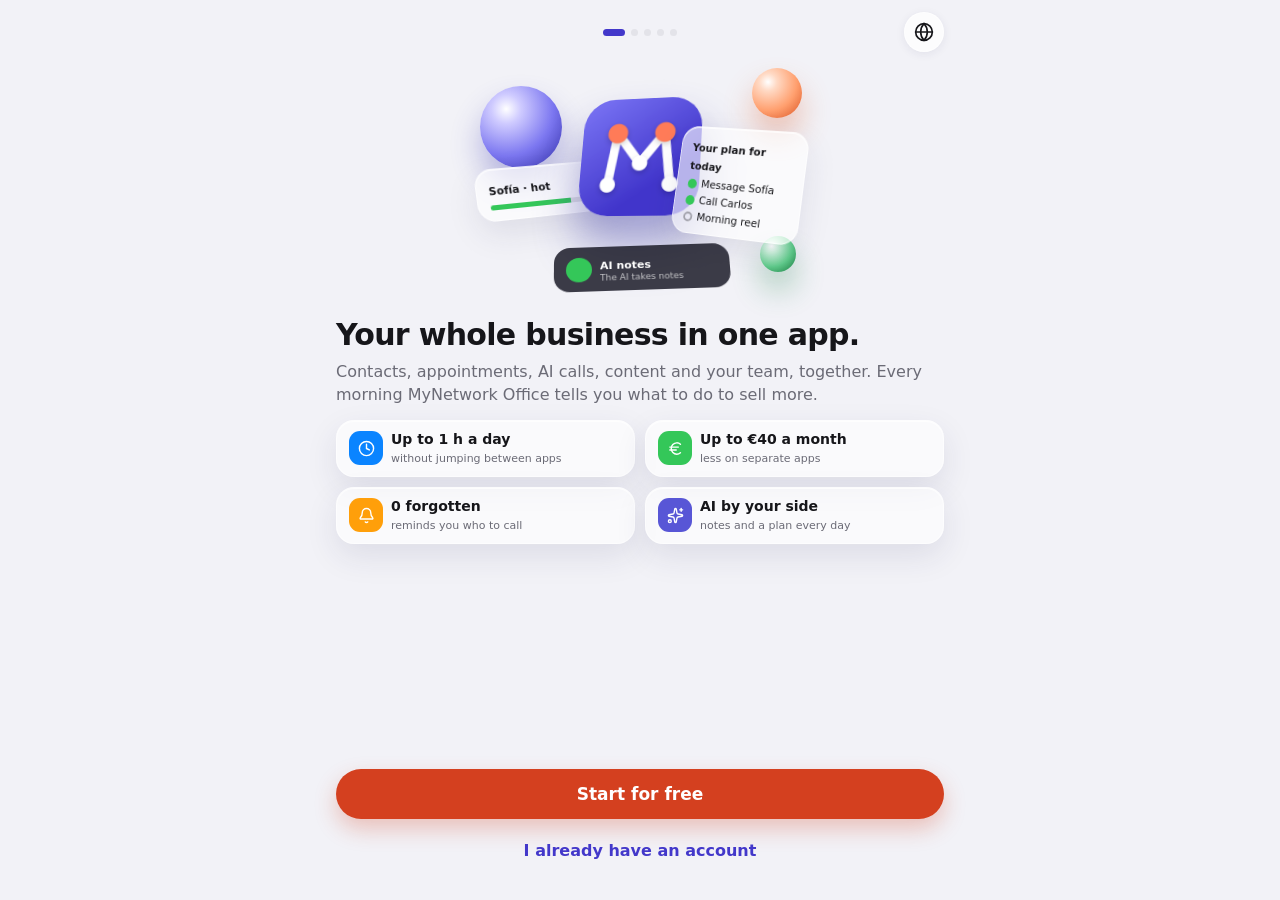
<file: index.html>
<!doctype html>
<html lang="de">
  <head>
    <meta charset="UTF-8" />
    <meta name="viewport" content="width=device-width, initial-scale=1, viewport-fit=cover" />
    <meta name="theme-color" content="#4338CA" />
    <meta name="apple-mobile-web-app-capable" content="yes" />
    <meta name="mobile-web-app-capable" content="yes" />
    <meta name="apple-mobile-web-app-status-bar-style" content="default" />
    <meta name="apple-mobile-web-app-title" content="MyNetwork" />
    <link rel="manifest" href="manifest.webmanifest" />
    <link rel="icon" type="image/png" href="icons/icon-192.png" />
    <link rel="apple-touch-icon" href="icons/icon-180.png" />
    <title>MyNetwork Office</title>
    <script type="module" crossorigin src="./assets/index-CaTH2arL.js"></script>
    <link rel="stylesheet" crossorigin href="./assets/index-CI81Vtwj.css">
  </head>
  <body>
    <div id="root"></div>
  </body>
</html>
</file>
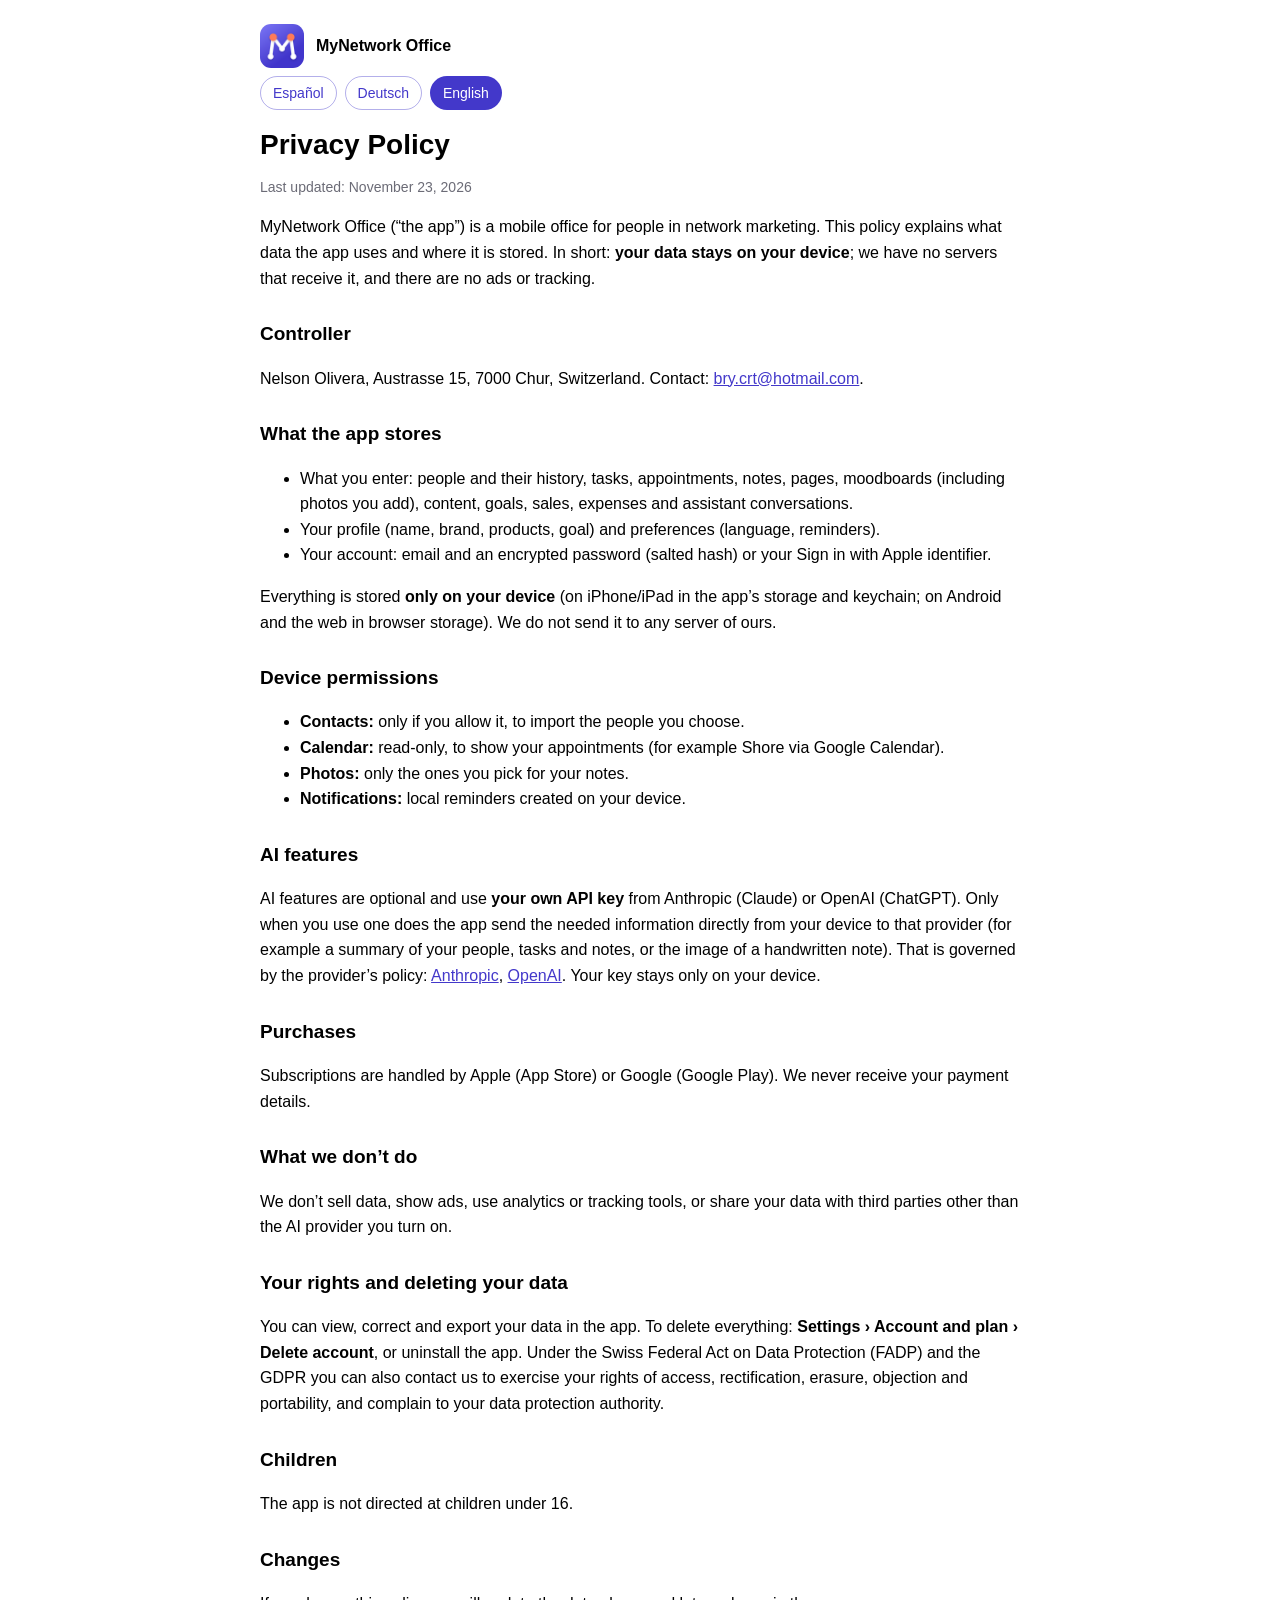
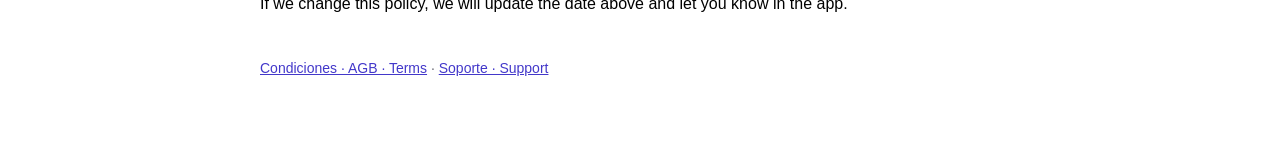
<file: legal/privacy.html>
<!doctype html>
<html lang="es">
<head>
<meta charset="utf-8">
<meta name="viewport" content="width=device-width, initial-scale=1">
<title>MyNetwork Office · Privacidad / Datenschutz / Privacy</title>
<link rel="stylesheet" href="legal.css">
</head>
<body>
<header><img src="../icons/icon-192.png" alt=""><b>MyNetwork Office</b></header>
<nav class="langs" aria-label="Language"></nav>

<section lang="es">
<h1>Política de privacidad</h1>
<p class="meta">Última actualización: 23 de noviembre de 2026</p>
<p>MyNetwork Office («la app») es una oficina móvil para personas que trabajan en network marketing. Esta política explica qué datos usa la app y dónde se guardan. Resumen: <b>tus datos se quedan en tu dispositivo</b>; no tenemos servidores que los reciban, no hay publicidad ni seguimiento.</p>
<h2>Responsable</h2>
<p>Nelson Olivera, Austrasse 15, 7000 Chur, Suiza. Contacto: <a href="mailto:bry.crt@hotmail.com">bry.crt@hotmail.com</a>.</p>
<h2>Qué datos guarda la app</h2>
<ul>
<li>Lo que tú escribes: personas y su historial, tareas, citas, notas, páginas, moodboards (incluidas fotos que añadas), contenido, metas, ventas, gastos y conversaciones con el asistente.</li>
<li>Tu perfil (nombre, marca, productos, objetivo) y tus preferencias (idioma, avisos).</li>
<li>Tu cuenta: email y contraseña cifrada (hash con sal) o el identificador de «Iniciar sesión con Apple».</li>
</ul>
<p>Todo se guarda <b>solo en tu dispositivo</b> (en iPhone/iPad en el almacenamiento de la app y el llavero; en Android y en la web en el almacenamiento del navegador). No lo enviamos a ningún servidor nuestro.</p>
<h2>Permisos del dispositivo</h2>
<ul>
<li><b>Contactos:</b> solo si lo permites, para importar las personas que elijas.</li>
<li><b>Calendario:</b> solo lectura, para mostrar tus citas (por ejemplo de Shore vía Google Calendar).</li>
<li><b>Fotos:</b> solo las que elijas para tus notas.</li>
<li><b>Notificaciones:</b> recordatorios locales generados en tu dispositivo.</li>
</ul>
<h2>Funciones de inteligencia artificial</h2>
<p>Las funciones de IA son opcionales y usan <b>tu propia clave de API</b> de Anthropic (Claude) u OpenAI (ChatGPT). Solo cuando usas una de ellas, la app envía directamente desde tu dispositivo a ese proveedor la información necesaria (por ejemplo un resumen de tus personas, tareas y notas, o la imagen de una nota escrita a mano). Ese envío se rige por las políticas del proveedor que elijas: <a href="https://www.anthropic.com/legal/privacy">Anthropic</a>, <a href="https://openai.com/policies/privacy-policy">OpenAI</a>. Tu clave se guarda solo en tu dispositivo.</p>
<h2>Compras</h2>
<p>Las suscripciones se gestionan con Apple (App Store) o Google (Google Play). No recibimos tus datos de pago.</p>
<h2>Lo que no hacemos</h2>
<p>No vendemos datos, no mostramos publicidad, no usamos herramientas de analítica ni de seguimiento y no compartimos tus datos con terceros salvo el proveedor de IA que tú actives.</p>
<h2>Tus derechos y cómo borrar tus datos</h2>
<p>Puedes ver, corregir y exportar tus datos dentro de la app. Para borrarlo todo: <b>Ajustes › Cuenta y plan › Eliminar cuenta</b>, o desinstala la app. Según la Ley suiza de protección de datos (LPD) y el RGPD también puedes escribirnos para ejercer tus derechos de acceso, rectificación, supresión, oposición y portabilidad, y reclamar ante tu autoridad de protección de datos.</p>
<h2>Menores</h2>
<p>La app no está dirigida a menores de 16 años.</p>
<h2>Cambios</h2>
<p>Si cambiamos esta política, actualizaremos la fecha de arriba y te lo indicaremos en la app.</p>
</section>

<section lang="de">
<h1>Datenschutzerklärung</h1>
<p class="meta">Stand: 23. November 2026</p>
<p>MyNetwork Office („die App“) ist ein mobiles Büro für Menschen im Network-Marketing. Diese Erklärung beschreibt, welche Daten die App nutzt und wo sie gespeichert werden. Kurz: <b>Deine Daten bleiben auf deinem Gerät</b>; wir haben keine Server, die sie empfangen, und es gibt weder Werbung noch Tracking.</p>
<h2>Verantwortlicher</h2>
<p>Nelson Olivera, Austrasse 15, 7000 Chur, Schweiz. Kontakt: <a href="mailto:bry.crt@hotmail.com">bry.crt@hotmail.com</a>.</p>
<h2>Welche Daten die App speichert</h2>
<ul>
<li>Was du eingibst: Kontakte und ihr Verlauf, Aufgaben, Termine, Notizen, Seiten, Moodboards (auch hinzugefügte Fotos), Content, Ziele, Verkäufe, Ausgaben und Gespräche mit dem Assistenten.</li>
<li>Dein Profil (Name, Marke, Produkte, Ziel) und deine Einstellungen (Sprache, Erinnerungen).</li>
<li>Dein Konto: E-Mail und verschlüsseltes Passwort (gesalzener Hash) oder die Kennung von „Mit Apple anmelden“.</li>
</ul>
<p>Alles wird <b>nur auf deinem Gerät</b> gespeichert (auf iPhone/iPad im App-Speicher und im Schlüsselbund, auf Android und im Web im Browserspeicher). Wir senden es an keinen eigenen Server.</p>
<h2>Geräteberechtigungen</h2>
<ul>
<li><b>Kontakte:</b> nur mit deiner Erlaubnis, um ausgewählte Personen zu importieren.</li>
<li><b>Kalender:</b> nur lesend, um deine Termine anzuzeigen (z. B. Shore über Google Kalender).</li>
<li><b>Fotos:</b> nur die, die du für Notizen auswählst.</li>
<li><b>Mitteilungen:</b> lokale Erinnerungen, die auf deinem Gerät erstellt werden.</li>
</ul>
<h2>KI-Funktionen</h2>
<p>Die KI-Funktionen sind optional und nutzen <b>deinen eigenen API-Schlüssel</b> von Anthropic (Claude) oder OpenAI (ChatGPT). Nur wenn du eine davon nutzt, sendet die App die nötigen Informationen direkt von deinem Gerät an diesen Anbieter (z. B. eine Zusammenfassung deiner Kontakte, Aufgaben und Notizen oder das Bild einer handschriftlichen Notiz). Dafür gelten die Datenschutzbestimmungen des Anbieters: <a href="https://www.anthropic.com/legal/privacy">Anthropic</a>, <a href="https://openai.com/policies/privacy-policy">OpenAI</a>. Dein Schlüssel bleibt nur auf deinem Gerät.</p>
<h2>Käufe</h2>
<p>Abos werden über Apple (App Store) oder Google (Google Play) abgewickelt. Zahlungsdaten erhalten wir nicht.</p>
<h2>Was wir nicht tun</h2>
<p>Wir verkaufen keine Daten, zeigen keine Werbung, nutzen keine Analyse- oder Tracking-Tools und geben deine Daten nicht an Dritte weiter, außer an den KI-Anbieter, den du aktivierst.</p>
<h2>Deine Rechte und Löschung</h2>
<p>Du kannst deine Daten in der App einsehen, ändern und exportieren. Alles löschen: <b>Einstellungen › Konto und Abo › Konto löschen</b> oder die App deinstallieren. Nach dem Schweizer Datenschutzgesetz (DSG) und der DSGVO kannst du uns außerdem schreiben, um deine Rechte auf Auskunft, Berichtigung, Löschung, Widerspruch und Datenübertragbarkeit auszuüben, und dich bei deiner Datenschutzbehörde beschweren.</p>
<h2>Kinder</h2>
<p>Die App richtet sich nicht an Personen unter 16 Jahren.</p>
<h2>Änderungen</h2>
<p>Ändern wir diese Erklärung, aktualisieren wir das Datum oben und weisen in der App darauf hin.</p>
</section>

<section lang="en">
<h1>Privacy Policy</h1>
<p class="meta">Last updated: November 23, 2026</p>
<p>MyNetwork Office (“the app”) is a mobile office for people in network marketing. This policy explains what data the app uses and where it is stored. In short: <b>your data stays on your device</b>; we have no servers that receive it, and there are no ads or tracking.</p>
<h2>Controller</h2>
<p>Nelson Olivera, Austrasse 15, 7000 Chur, Switzerland. Contact: <a href="mailto:bry.crt@hotmail.com">bry.crt@hotmail.com</a>.</p>
<h2>What the app stores</h2>
<ul>
<li>What you enter: people and their history, tasks, appointments, notes, pages, moodboards (including photos you add), content, goals, sales, expenses and assistant conversations.</li>
<li>Your profile (name, brand, products, goal) and preferences (language, reminders).</li>
<li>Your account: email and an encrypted password (salted hash) or your Sign in with Apple identifier.</li>
</ul>
<p>Everything is stored <b>only on your device</b> (on iPhone/iPad in the app’s storage and keychain; on Android and the web in browser storage). We do not send it to any server of ours.</p>
<h2>Device permissions</h2>
<ul>
<li><b>Contacts:</b> only if you allow it, to import the people you choose.</li>
<li><b>Calendar:</b> read-only, to show your appointments (for example Shore via Google Calendar).</li>
<li><b>Photos:</b> only the ones you pick for your notes.</li>
<li><b>Notifications:</b> local reminders created on your device.</li>
</ul>
<h2>AI features</h2>
<p>AI features are optional and use <b>your own API key</b> from Anthropic (Claude) or OpenAI (ChatGPT). Only when you use one does the app send the needed information directly from your device to that provider (for example a summary of your people, tasks and notes, or the image of a handwritten note). That is governed by the provider’s policy: <a href="https://www.anthropic.com/legal/privacy">Anthropic</a>, <a href="https://openai.com/policies/privacy-policy">OpenAI</a>. Your key stays only on your device.</p>
<h2>Purchases</h2>
<p>Subscriptions are handled by Apple (App Store) or Google (Google Play). We never receive your payment details.</p>
<h2>What we don’t do</h2>
<p>We don’t sell data, show ads, use analytics or tracking tools, or share your data with third parties other than the AI provider you turn on.</p>
<h2>Your rights and deleting your data</h2>
<p>You can view, correct and export your data in the app. To delete everything: <b>Settings › Account and plan › Delete account</b>, or uninstall the app. Under the Swiss Federal Act on Data Protection (FADP) and the GDPR you can also contact us to exercise your rights of access, rectification, erasure, objection and portability, and complain to your data protection authority.</p>
<h2>Children</h2>
<p>The app is not directed at children under 16.</p>
<h2>Changes</h2>
<p>If we change this policy, we will update the date above and let you know in the app.</p>
</section>
<footer><a href="terms.html">Condiciones · AGB · Terms</a> · <a href="support.html">Soporte · Support</a></footer>
<script src="legal.js"></script>
</body>
</html>
</file>
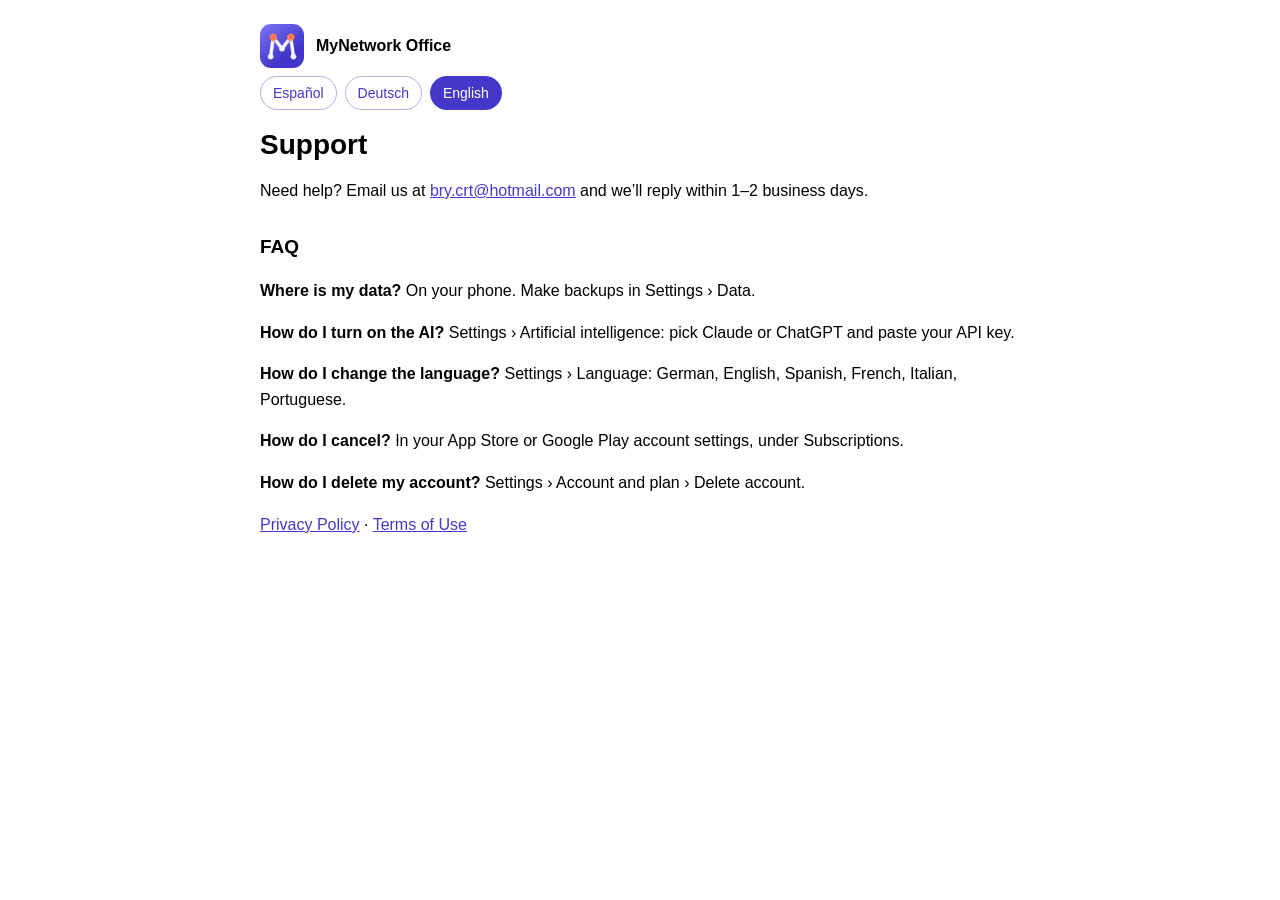
<file: legal/support.html>
<!doctype html>
<html lang="es">
<head>
<meta charset="utf-8">
<meta name="viewport" content="width=device-width, initial-scale=1">
<title>MyNetwork Office · Soporte / Support</title>
<link rel="stylesheet" href="legal.css">
</head>
<body>
<header><img src="../icons/icon-192.png" alt=""><b>MyNetwork Office</b></header>
<nav class="langs" aria-label="Language"></nav>

<section lang="es">
<h1>Soporte</h1>
<p>¿Necesitas ayuda? Escríbenos a <a href="mailto:bry.crt@hotmail.com">bry.crt@hotmail.com</a> y te respondemos en 1–2 días laborables.</p>
<h2>Preguntas frecuentes</h2>
<p><b>¿Dónde están mis datos?</b> En tu teléfono. Haz copias en Ajustes › Datos.</p>
<p><b>¿Cómo activo la IA?</b> Ajustes › Inteligencia artificial: elige Claude o ChatGPT y pega tu clave de API.</p>
<p><b>¿Cómo cambio el idioma?</b> Ajustes › Idioma. Hay alemán, inglés, español, francés, italiano y portugués.</p>
<p><b>¿Cómo cancelo la suscripción?</b> En los ajustes de tu cuenta del App Store o de Google Play, en Suscripciones.</p>
<p><b>¿Cómo borro mi cuenta?</b> Ajustes › Cuenta y plan › Eliminar cuenta.</p>
<p><a href="privacy.html">Política de privacidad</a> · <a href="terms.html">Condiciones de uso</a></p>
</section>

<section lang="de">
<h1>Support</h1>
<p>Brauchst du Hilfe? Schreib uns an <a href="mailto:bry.crt@hotmail.com">bry.crt@hotmail.com</a> – wir antworten innerhalb von 1–2 Werktagen.</p>
<h2>Häufige Fragen</h2>
<p><b>Wo sind meine Daten?</b> Auf deinem Handy. Backups machst du unter Einstellungen › Daten.</p>
<p><b>Wie aktiviere ich die KI?</b> Einstellungen › Künstliche Intelligenz: Claude oder ChatGPT wählen und API-Schlüssel einfügen.</p>
<p><b>Wie ändere ich die Sprache?</b> Einstellungen › Sprache: Deutsch, Englisch, Spanisch, Französisch, Italienisch, Portugiesisch.</p>
<p><b>Wie kündige ich das Abo?</b> In deinen App-Store- oder Google-Play-Kontoeinstellungen unter Abonnements.</p>
<p><b>Wie lösche ich mein Konto?</b> Einstellungen › Konto und Abo › Konto löschen.</p>
<p><a href="privacy.html">Datenschutz</a> · <a href="terms.html">Nutzungsbedingungen</a></p>
</section>

<section lang="en">
<h1>Support</h1>
<p>Need help? Email us at <a href="mailto:bry.crt@hotmail.com">bry.crt@hotmail.com</a> and we’ll reply within 1–2 business days.</p>
<h2>FAQ</h2>
<p><b>Where is my data?</b> On your phone. Make backups in Settings › Data.</p>
<p><b>How do I turn on the AI?</b> Settings › Artificial intelligence: pick Claude or ChatGPT and paste your API key.</p>
<p><b>How do I change the language?</b> Settings › Language: German, English, Spanish, French, Italian, Portuguese.</p>
<p><b>How do I cancel?</b> In your App Store or Google Play account settings, under Subscriptions.</p>
<p><b>How do I delete my account?</b> Settings › Account and plan › Delete account.</p>
<p><a href="privacy.html">Privacy Policy</a> · <a href="terms.html">Terms of Use</a></p>
</section>
<script src="legal.js"></script>
</body>
</html>
</file>
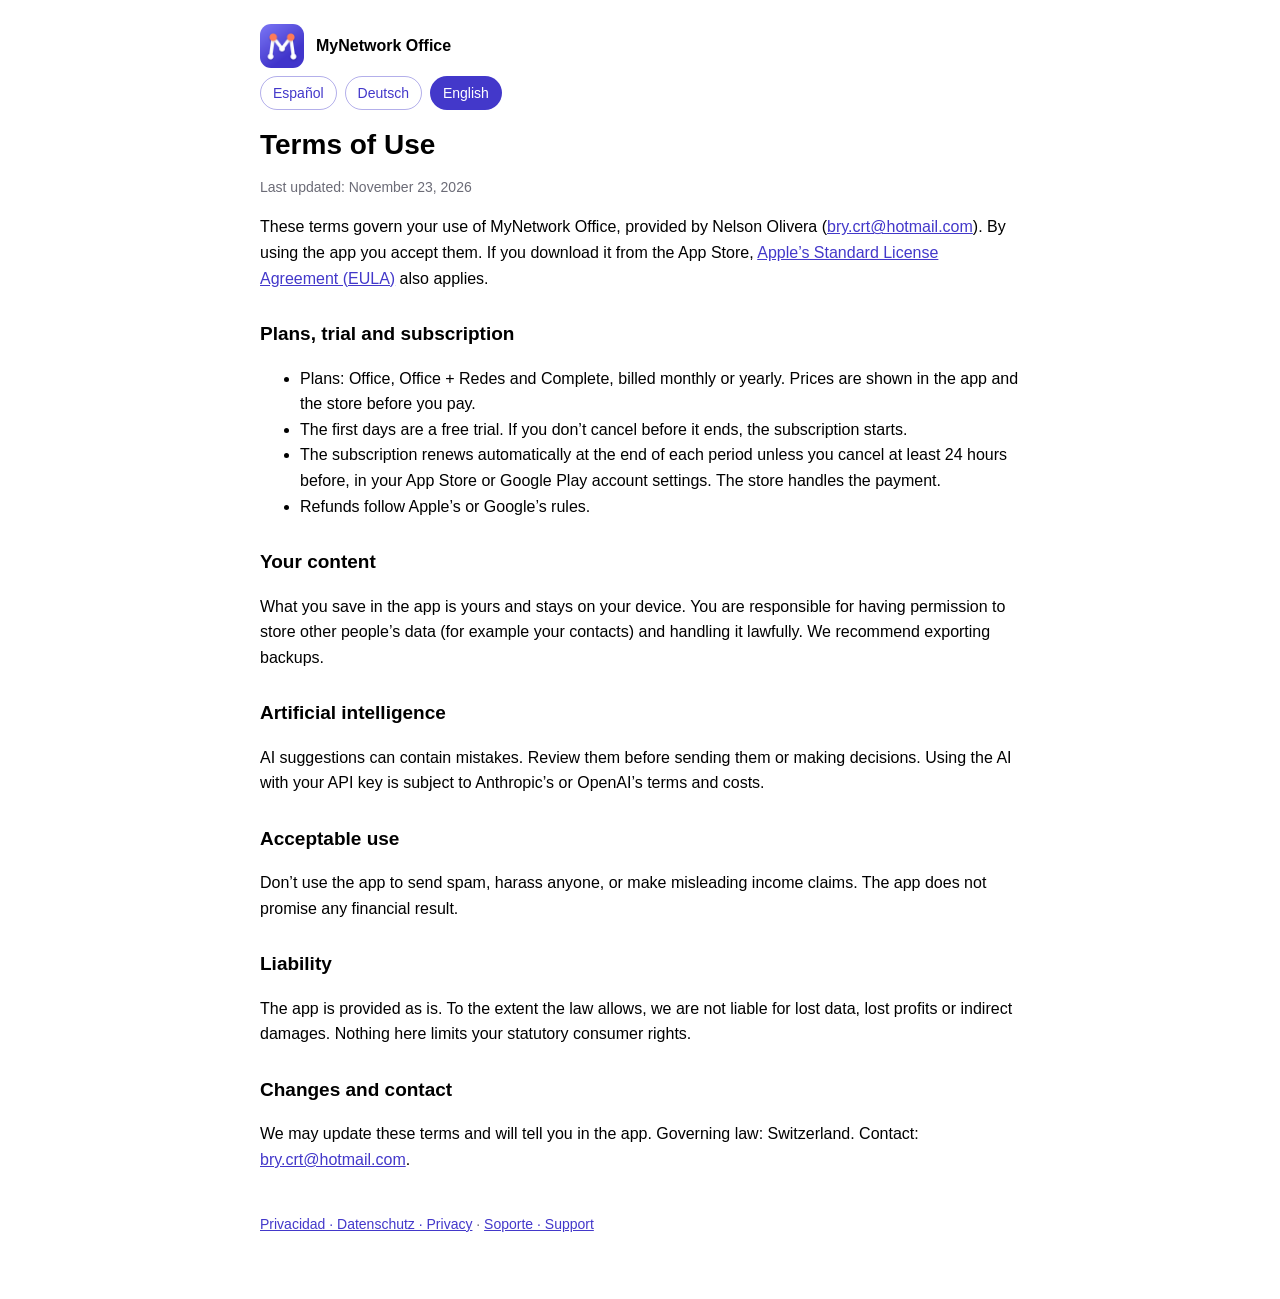
<file: legal/terms.html>
<!doctype html>
<html lang="es">
<head>
<meta charset="utf-8">
<meta name="viewport" content="width=device-width, initial-scale=1">
<title>MyNetwork Office · Condiciones / AGB / Terms</title>
<link rel="stylesheet" href="legal.css">
</head>
<body>
<header><img src="../icons/icon-192.png" alt=""><b>MyNetwork Office</b></header>
<nav class="langs" aria-label="Language"></nav>

<section lang="es">
<h1>Condiciones de uso</h1>
<p class="meta">Última actualización: 23 de noviembre de 2026</p>
<p>Estas condiciones regulan el uso de MyNetwork Office, ofrecida por Nelson Olivera (<a href="mailto:bry.crt@hotmail.com">bry.crt@hotmail.com</a>). Al usar la app las aceptas. Si la descargas del App Store también se aplica el <a href="https://www.apple.com/legal/internet-services/itunes/dev/stdeula/">Contrato de licencia estándar de Apple (EULA)</a>.</p>
<h2>Planes, prueba y suscripción</h2>
<ul>
<li>Planes: Office, Office + Redes y Completo, con pago mensual o anual. Los precios se muestran en la app y en la tienda antes de pagar.</li>
<li>Los primeros días de prueba son gratis. Si no cancelas antes de que termine la prueba, empieza la suscripción.</li>
<li>La suscripción se renueva automáticamente al final de cada periodo salvo que la canceles al menos 24 horas antes, en los ajustes de tu cuenta del App Store o de Google Play. El cobro lo hace la tienda.</li>
<li>Los reembolsos se rigen por las normas de Apple o Google.</li>
</ul>
<h2>Tu contenido</h2>
<p>Lo que guardas en la app es tuyo y se queda en tu dispositivo. Eres responsable de tener permiso para guardar datos de otras personas (por ejemplo, tus contactos) y de tratarlos conforme a la ley. Te recomendamos exportar copias de seguridad.</p>
<h2>Inteligencia artificial</h2>
<p>Las sugerencias de la IA pueden contener errores. Revísalas antes de enviarlas o de tomar decisiones. El uso de la IA con tu clave de API está sujeto a las condiciones de Anthropic u OpenAI y a sus costes.</p>
<h2>Uso correcto</h2>
<p>No uses la app para enviar spam, acosar, ni para hacer promesas de ingresos engañosas. La app no promete ningún resultado económico.</p>
<h2>Responsabilidad</h2>
<p>La app se ofrece tal cual. En la medida que permita la ley, no respondemos de pérdidas de datos, de beneficios ni de daños indirectos. Nada de esto limita los derechos que te reconozca la ley de consumidores.</p>
<h2>Cambios y contacto</h2>
<p>Podemos actualizar estas condiciones; te avisaremos en la app. Ley aplicable: Suiza. Contacto: <a href="mailto:bry.crt@hotmail.com">bry.crt@hotmail.com</a>.</p>
</section>

<section lang="de">
<h1>Nutzungsbedingungen</h1>
<p class="meta">Stand: 23. November 2026</p>
<p>Diese Bedingungen regeln die Nutzung von MyNetwork Office, angeboten von Nelson Olivera (<a href="mailto:bry.crt@hotmail.com">bry.crt@hotmail.com</a>). Mit der Nutzung der App stimmst du ihnen zu. Bei Download aus dem App Store gilt zusätzlich die <a href="https://www.apple.com/legal/internet-services/itunes/dev/stdeula/">Standard-Lizenzvereinbarung von Apple (EULA)</a>.</p>
<h2>Abos, Testzeitraum und Verlängerung</h2>
<ul>
<li>Abos: Office, Office + Redes und Komplett, monatlich oder jährlich. Die Preise werden vor dem Kauf in der App und im Store angezeigt.</li>
<li>Die ersten Tage sind ein kostenloser Test. Kündigst du nicht vor dessen Ende, beginnt das Abo.</li>
<li>Das Abo verlängert sich automatisch am Ende jedes Zeitraums, außer du kündigst mindestens 24 Stunden vorher in deinen App-Store- oder Google-Play-Kontoeinstellungen. Die Abrechnung erfolgt über den Store.</li>
<li>Erstattungen richten sich nach den Regeln von Apple oder Google.</li>
</ul>
<h2>Deine Inhalte</h2>
<p>Was du in der App speicherst, gehört dir und bleibt auf deinem Gerät. Du bist dafür verantwortlich, Daten anderer Personen (z. B. Kontakte) rechtmäßig zu speichern und zu verarbeiten. Wir empfehlen regelmäßige Backups.</p>
<h2>Künstliche Intelligenz</h2>
<p>KI-Vorschläge können Fehler enthalten. Prüfe sie, bevor du sie versendest oder Entscheidungen triffst. Die Nutzung der KI mit deinem API-Schlüssel unterliegt den Bedingungen und Kosten von Anthropic oder OpenAI.</p>
<h2>Zulässige Nutzung</h2>
<p>Nutze die App nicht für Spam, Belästigung oder irreführende Einkommensversprechen. Die App verspricht keine wirtschaftlichen Ergebnisse.</p>
<h2>Haftung</h2>
<p>Die App wird ohne Gewähr bereitgestellt. Soweit gesetzlich zulässig, haften wir nicht für Datenverlust, entgangenen Gewinn oder Folgeschäden. Gesetzliche Verbraucherrechte bleiben unberührt.</p>
<h2>Änderungen und Kontakt</h2>
<p>Wir können diese Bedingungen aktualisieren und informieren dich in der App. Anwendbares Recht: Schweiz. Kontakt: <a href="mailto:bry.crt@hotmail.com">bry.crt@hotmail.com</a>.</p>
</section>

<section lang="en">
<h1>Terms of Use</h1>
<p class="meta">Last updated: November 23, 2026</p>
<p>These terms govern your use of MyNetwork Office, provided by Nelson Olivera (<a href="mailto:bry.crt@hotmail.com">bry.crt@hotmail.com</a>). By using the app you accept them. If you download it from the App Store, <a href="https://www.apple.com/legal/internet-services/itunes/dev/stdeula/">Apple’s Standard License Agreement (EULA)</a> also applies.</p>
<h2>Plans, trial and subscription</h2>
<ul>
<li>Plans: Office, Office + Redes and Complete, billed monthly or yearly. Prices are shown in the app and the store before you pay.</li>
<li>The first days are a free trial. If you don’t cancel before it ends, the subscription starts.</li>
<li>The subscription renews automatically at the end of each period unless you cancel at least 24 hours before, in your App Store or Google Play account settings. The store handles the payment.</li>
<li>Refunds follow Apple’s or Google’s rules.</li>
</ul>
<h2>Your content</h2>
<p>What you save in the app is yours and stays on your device. You are responsible for having permission to store other people’s data (for example your contacts) and handling it lawfully. We recommend exporting backups.</p>
<h2>Artificial intelligence</h2>
<p>AI suggestions can contain mistakes. Review them before sending them or making decisions. Using the AI with your API key is subject to Anthropic’s or OpenAI’s terms and costs.</p>
<h2>Acceptable use</h2>
<p>Don’t use the app to send spam, harass anyone, or make misleading income claims. The app does not promise any financial result.</p>
<h2>Liability</h2>
<p>The app is provided as is. To the extent the law allows, we are not liable for lost data, lost profits or indirect damages. Nothing here limits your statutory consumer rights.</p>
<h2>Changes and contact</h2>
<p>We may update these terms and will tell you in the app. Governing law: Switzerland. Contact: <a href="mailto:bry.crt@hotmail.com">bry.crt@hotmail.com</a>.</p>
</section>
<footer><a href="privacy.html">Privacidad · Datenschutz · Privacy</a> · <a href="support.html">Soporte · Support</a></footer>
<script src="legal.js"></script>
</body>
</html>
</file>
<file: assets/index-CI81Vtwj.css>
:root{--indigo:#4338ca;--indigo-light:#7b76f5;--coral:#d4401f;--coral-soft:#ff7a59;--bg:#f2f2f7;--card:#fff;--fill:#7878801f;--text:#16161a;--text2:#6b6b76;--text3:#a1a1aa;--sep:#3c3c4324;--green:#34c759;--red:#ff3b30;--orange:#ff9f0a;--blue:#0a84ff;--radius:22px;--tabbar:78px;--lightningcss-light:initial;--lightningcss-dark: ;color-scheme:light dark;-webkit-font-smoothing:antialiased;-webkit-tap-highlight-color:transparent;font-family:-apple-system,BlinkMacSystemFont,SF Pro Text,Inter,Roboto,Segoe UI,system-ui,sans-serif}@media (prefers-color-scheme:dark){:root{--lightningcss-light: ;--lightningcss-dark:initial;--indigo:#8f8af7;--bg:#000;--card:#1c1c1e;--fill:#7878803d;--text:#f5f5f7;--text2:#a1a1aa;--text3:#6b6b76;--sep:#54545899;--seg-on:#5a5a5f}}*{box-sizing:border-box}html,body{background:var(--bg);color:var(--text);overscroll-behavior-y:none;margin:0}body{min-height:100dvh}button,input,textarea,select{font:inherit;color:inherit}button{cursor:pointer}a{color:var(--indigo);text-decoration:none}input,textarea,select{background:0 0;border:none;outline:none}textarea{resize:none}::placeholder{color:var(--text3)}#root{max-width:640px;min-height:100dvh;margin:0 auto;position:relative}.screen{padding:calc(env(safe-area-inset-top) + 8px) 16px calc(var(--tabbar) + env(safe-area-inset-bottom) + 24px)}.screen.no-tabs{padding-bottom:calc(env(safe-area-inset-bottom) + 32px)}.topbar{z-index:5;min-height:48px;padding:calc(env(safe-area-inset-top)) 16px 6px;background:color-mix(in srgb, var(--bg) 82%, transparent);-webkit-backdrop-filter:blur(20px)saturate(180%);align-items:center;gap:8px;margin:0 -16px;display:flex;position:sticky;top:0}.topbar .title-small{text-align:center;white-space:nowrap;text-overflow:ellipsis;flex:1;font-size:17px;font-weight:600;overflow:hidden}.topbar .spacer{flex:1}.circle-btn{background:color-mix(in srgb, var(--card) 75%, transparent);-webkit-backdrop-filter:blur(20px);width:40px;height:40px;color:var(--text);border:1px solid #fff9;border-radius:50%;flex-shrink:0;justify-content:center;align-items:center;display:inline-flex;box-shadow:0 2px 10px #28285a14}.circle-btn:disabled{opacity:.4}h1.large{letter-spacing:-.6px;margin:6px 2px 14px;font-size:34px;font-weight:700;line-height:1.1}.subtitle{color:var(--text2);margin:-10px 2px 14px;font-size:15px}.card{background:var(--card);border-radius:var(--radius);padding:16px}.card+.card,.stack>*+*{margin-top:12px}.glass{background:color-mix(in srgb, var(--card) 62%, transparent);-webkit-backdrop-filter:blur(28px)saturate(180%);border:1px solid #ffffff8c;box-shadow:inset 0 1px #ffffffb3,0 12px 32px #28285a1a}.section-title{color:var(--text2);text-transform:uppercase;letter-spacing:.4px;margin:22px 6px 8px;font-size:13px;font-weight:600}.h{align-items:center;gap:6px;font-size:17px;font-weight:700;display:flex}.list{background:var(--card);border-radius:var(--radius);overflow:hidden}.row{text-align:left;background:0 0;border:none;align-items:center;gap:12px;width:100%;min-height:52px;padding:12px 16px;display:flex}.row+.row{border-top:.5px solid var(--sep)}.row .grow{flex:1;min-width:0}.row .sub{color:var(--text2);white-space:nowrap;text-overflow:ellipsis;font-size:13px;overflow:hidden}.row .main{white-space:nowrap;text-overflow:ellipsis;font-weight:500;overflow:hidden}.chev{color:var(--text3);flex-shrink:0}.muted{color:var(--text2)}.small{font-size:13px}.tiny{font-size:11px}.center{text-align:center}.flex{align-items:center;gap:8px;display:flex}.wrap{flex-wrap:wrap}.between{justify-content:space-between}.grid2{grid-template-columns:1fr 1fr;gap:12px;display:grid}.empty{text-align:center;color:var(--text2);padding:48px 20px}.empty .icon{color:var(--text3);margin-bottom:8px}.empty h3{color:var(--text);margin:6px 0;font-size:20px}.btn{border:none;border-radius:999px;justify-content:center;align-items:center;gap:8px;padding:12px 20px;font-size:16px;font-weight:600;display:inline-flex}.btn.primary{background:var(--coral);color:#fff;box-shadow:0 10px 22px #d4401f47}.btn.indigo{background:var(--indigo);color:#fff}.btn.soft{background:var(--fill);color:var(--text)}.btn.tint{background:color-mix(in srgb, var(--indigo) 12%, transparent);color:var(--indigo)}.btn.danger{background:color-mix(in srgb, var(--red) 12%, transparent);color:var(--red)}.btn.block{width:100%;padding:15px;font-size:17px}.btn:disabled{opacity:.45;box-shadow:none}.link-btn{color:var(--indigo);background:0 0;border:none;padding:8px;font-weight:600}.chip{background:var(--card);white-space:nowrap;border:none;border-radius:999px;align-items:center;gap:6px;padding:7px 12px;font-size:14px;font-weight:500;display:inline-flex}.chip.on{background:var(--indigo);color:#fff}.pill{border-radius:999px;align-items:center;gap:4px;padding:3px 8px;font-size:12px;font-weight:600;display:inline-flex}.chips{scrollbar-width:none;gap:8px;padding:2px 2px 6px;display:flex;overflow-x:auto}.chips::-webkit-scrollbar{display:none}.seg{background:var(--fill);border-radius:12px;grid-auto-columns:1fr;grid-auto-flow:column;margin-bottom:14px;padding:3px;display:grid}.seg button{white-space:nowrap;text-overflow:ellipsis;background:0 0;border:none;border-radius:9px;padding:7px 6px;font-size:14px;font-weight:500;overflow:hidden}.seg button.on{background:var(--seg-on,var(--card));font-weight:600;box-shadow:0 2px 8px #0000001f}.field{flex-direction:column;gap:3px;padding:11px 16px;display:flex}.field+.field{border-top:.5px solid var(--sep)}.field label{color:var(--text2);font-size:12px;font-weight:600}.field input,.field textarea,.field select{width:100%;padding:2px 0;font-size:16px}.toggle{background:var(--fill);border:none;border-radius:99px;flex-shrink:0;width:51px;height:31px;transition:background .2s;position:relative}.toggle:after{content:"";background:#fff;border-radius:50%;width:27px;height:27px;transition:transform .2s;position:absolute;top:2px;left:2px;box-shadow:0 2px 6px #00000038}.toggle.on{background:var(--green)}.toggle.on:after{transform:translate(20px)}.avatar{color:#fff;border-radius:50%;flex-shrink:0;justify-content:center;align-items:center;font-weight:600;display:inline-flex}.tabbar{left:50%;bottom:calc(env(safe-area-inset-bottom) + 10px);z-index:20;border-radius:30px;grid-template-columns:repeat(5,1fr);width:min(612px,100% - 24px);padding:6px;display:grid;position:fixed;transform:translate(-50%)}.tabbar button{color:var(--text);background:0 0;border:none;border-radius:22px;flex-direction:column;align-items:center;gap:2px;padding:6px 0;font-size:11px;font-weight:500;display:flex}.tabbar button.on{color:var(--indigo);background:var(--fill)}.sheet-bg{z-index:40;background:#00000059;justify-content:center;align-items:flex-end;animation:.2s fade;display:flex;position:fixed;inset:0}.sheet{background:var(--bg);width:100%;max-width:640px;max-height:92dvh;padding:8px 16px calc(env(safe-area-inset-bottom) + 24px);border-radius:22px 22px 0 0;animation:.25s ease-out up;overflow-y:auto}.sheet .grabber{background:var(--text3);border-radius:3px;width:38px;height:5px;margin:2px auto 8px}.sheet-head{justify-content:space-between;align-items:center;min-height:40px;margin-bottom:12px;display:flex}.sheet-head b{font-size:17px}@keyframes up{0%{opacity:.4;transform:translateY(40px)}to{opacity:1;transform:none}}@keyframes fade{0%{opacity:0}to{opacity:1}}@keyframes spin{to{transform:rotate(360deg)}}.spin{animation:1s linear infinite spin}.tiles{grid-template-columns:repeat(3,1fr);gap:26px 18px;padding:8px;display:grid}.tile{background:0 0;border:none;flex-direction:column;align-items:center;gap:8px;font-size:14px;font-weight:500;display:flex;position:relative}.tile .ic{color:#fff;border-radius:22px;justify-content:center;align-items:center;width:76px;height:76px;display:flex}.tile .lock{color:#fff;background:#0000008c;border-radius:50%;justify-content:center;align-items:center;width:22px;height:22px;display:flex;position:absolute;top:-6px;right:calc(50% - 46px)}.stat{background:var(--card);border-radius:var(--radius);text-align:left;border:none;flex-direction:column;gap:6px;padding:14px;display:flex}.stat .ic{border-radius:10px;justify-content:center;align-items:center;width:34px;height:34px;display:flex}.stat .num{font-size:28px;font-weight:700}.block-row{align-items:flex-start;gap:6px;padding:2px 0;display:flex}.block-row .handle{color:var(--text3);background:0 0;border:none;flex-shrink:0;padding:6px 2px}.block-input{width:100%;padding:4px 0;font-size:16px;line-height:1.45}.masonry{columns:2;column-gap:12px}@media (width>=560px){.masonry{columns:3}}.masonry>*{break-inside:avoid;margin-bottom:12px}.insertbar{left:50%;bottom:calc(env(safe-area-inset-bottom) + 12px);z-index:30;scrollbar-width:none;border-radius:28px;gap:2px;width:min(560px,100% - 24px);padding:4px 8px;display:flex;position:fixed;overflow-x:auto;transform:translate(-50%)}.insertbar button{background:0 0;border:none;flex-direction:column;align-items:center;gap:2px;min-width:54px;padding:6px 0;font-size:11px;display:flex}.bubble{white-space:pre-wrap;border-radius:20px;max-width:85%;padding:10px 14px;font-size:15px;line-height:1.4}.bubble.user{background:var(--indigo);color:#fff;border-bottom-right-radius:6px;margin-left:auto}.bubble.ai{background:var(--card);border-bottom-left-radius:6px}.chat-input{left:50%;bottom:calc(var(--tabbar) + env(safe-area-inset-bottom) + 16px);z-index:15;border-radius:26px;align-items:flex-end;gap:8px;width:min(612px,100% - 24px);padding:6px;display:flex;position:fixed;transform:translate(-50%)}.chat-input textarea{flex:1;max-height:120px;padding:9px 12px;font-size:16px}.send{background:var(--indigo);color:#fff;border:none;border-radius:50%;flex-shrink:0;justify-content:center;align-items:center;width:40px;height:40px;display:flex}.send:disabled{background:var(--text3)}.welcome-bg{z-index:-1;background:radial-gradient(circle at 18% 6%, #d7d0ff 0, #d7d0ff00 46%), radial-gradient(circle at 96% 34%, #ffdccb 0, #ffdccb00 40%), radial-gradient(circle at 10% 96%, #cdefe4 0, #cdefe400 46%), var(--bg);position:fixed;inset:0}@media (prefers-color-scheme:dark){.welcome-bg{opacity:.35}}.sphere{border-radius:50%;position:absolute}.hero{perspective:900px;height:240px;position:relative}.plan-card{text-align:left;border:2px solid #0000;border-radius:20px;width:100%;padding:14px;display:block}.plan-card.on{border-color:var(--indigo)}.badge{color:#fff;background:linear-gradient(90deg,#8e5cf7,#ff9f0a);border-radius:9px;padding:3px 8px;font-size:11px;font-weight:700}.celebrate{z-index:60;justify-content:center;align-items:center;animation:.2s fade;display:flex;position:fixed;inset:0;overflow:hidden}.celebrate-card{color:#fff;text-align:center;background:linear-gradient(135deg,#34c759,#149c4c);border-radius:28px;max-width:300px;padding:26px 30px;animation:.35s cubic-bezier(.2,1.4,.4,1) pop;position:relative;box-shadow:0 20px 50px #34c75973}.confetti{border-radius:2px;animation-name:fall;animation-timing-function:linear;animation-fill-mode:forwards;position:absolute;top:-20px}@keyframes fall{to{transform:translate(20px,105dvh)rotate(720deg)}}@keyframes pop{0%{opacity:0;transform:scale(.7)}to{opacity:1;transform:none}}@media (prefers-reduced-motion:reduce){.confetti{display:none}.celebrate-card{animation:none}}.plan-btn{color:#fff;text-align:left;background:linear-gradient(135deg,#e0602f,#ff2d55);border:none;border-radius:22px;align-items:center;gap:14px;width:100%;margin:18px 0 26px;padding:16px;display:flex;box-shadow:0 12px 24px #ff2d5540}.plan-btn .ic{background:#ffffff38;border-radius:14px;flex-shrink:0;justify-content:center;align-items:center;width:48px;height:48px;display:flex}.plan-btn .grow{flex:1;min-width:0}.plan-btn b{font-size:17px;display:block}.plan-btn span span,.plan-btn .grow span{opacity:.85;font-size:15px;display:block}.tiles.home{padding:0 0 8px}.tile .badge{color:#fff;border:2px solid var(--bg);box-sizing:border-box;background:#ff3b30;border-radius:12px;justify-content:center;align-items:center;min-width:24px;height:24px;padding:0 7px;font-size:13px;font-weight:700;display:flex;position:absolute;top:-7px;right:calc(50% - 47px)}.section-link{width:100%;color:var(--text);text-align:left;background:0 0;border:none;align-items:center;gap:8px;margin-top:26px;padding:0 2px;font-size:17px;display:flex}.section-link svg:last-child{color:var(--text3)}.avatar-row{scrollbar-width:none;gap:16px;padding:12px 2px 6px;display:flex;overflow-x:auto}.avatar-row::-webkit-scrollbar{display:none}.avatar-row button{width:68px;color:var(--text);background:0 0;border:none;flex-direction:column;flex-shrink:0;align-items:center;gap:6px;padding:0;display:flex}.avatar-row .av{position:relative}.avatar-row .step{border:2px solid var(--bg);border-radius:50%;justify-content:center;align-items:center;width:24px;height:24px;font-size:12px;display:flex;position:absolute;bottom:-3px;right:-3px}.avatar-row .nm{text-overflow:ellipsis;white-space:nowrap;max-width:68px;font-size:12px;font-weight:500;overflow:hidden}@media (width>=700px){.tiles.home{grid-template-columns:repeat(5,1fr)}}
</file>
<file: legal/legal.css>
:root { color-scheme: light dark; --indigo: #4338CA; --text2: #6B6B76; }
@media (prefers-color-scheme: dark) { :root { --indigo: #8F8AF7; --text2: #A1A1AA; } }
body { font: 16px/1.6 -apple-system, BlinkMacSystemFont, Inter, Roboto, 'Segoe UI', sans-serif; max-width: 760px; margin: 0 auto; padding: 24px 20px 64px; }
header { display: flex; align-items: center; gap: 12px; margin-bottom: 8px; }
header img { width: 44px; height: 44px; border-radius: 11px; }
h1 { font-size: 28px; line-height: 1.2; margin: 18px 0 4px; }
h2 { font-size: 19px; margin: 28px 0 6px; }
.meta { color: var(--text2); font-size: 14px; }
nav.langs { display: flex; gap: 8px; flex-wrap: wrap; }
nav.langs button { border: 1px solid color-mix(in srgb, var(--indigo) 40%, transparent); background: none; color: var(--indigo); border-radius: 99px; padding: 5px 12px; font: inherit; font-size: 14px; cursor: pointer; }
nav.langs button.on { background: var(--indigo); color: #fff; }
section[lang] { display: none; }
section[lang].on { display: block; }
a { color: var(--indigo); }
.fill { background: color-mix(in srgb, #FF9F0A 22%, transparent); padding: 0 4px; border-radius: 4px; }
footer { margin-top: 40px; font-size: 14px; color: var(--text2); }
</file>
